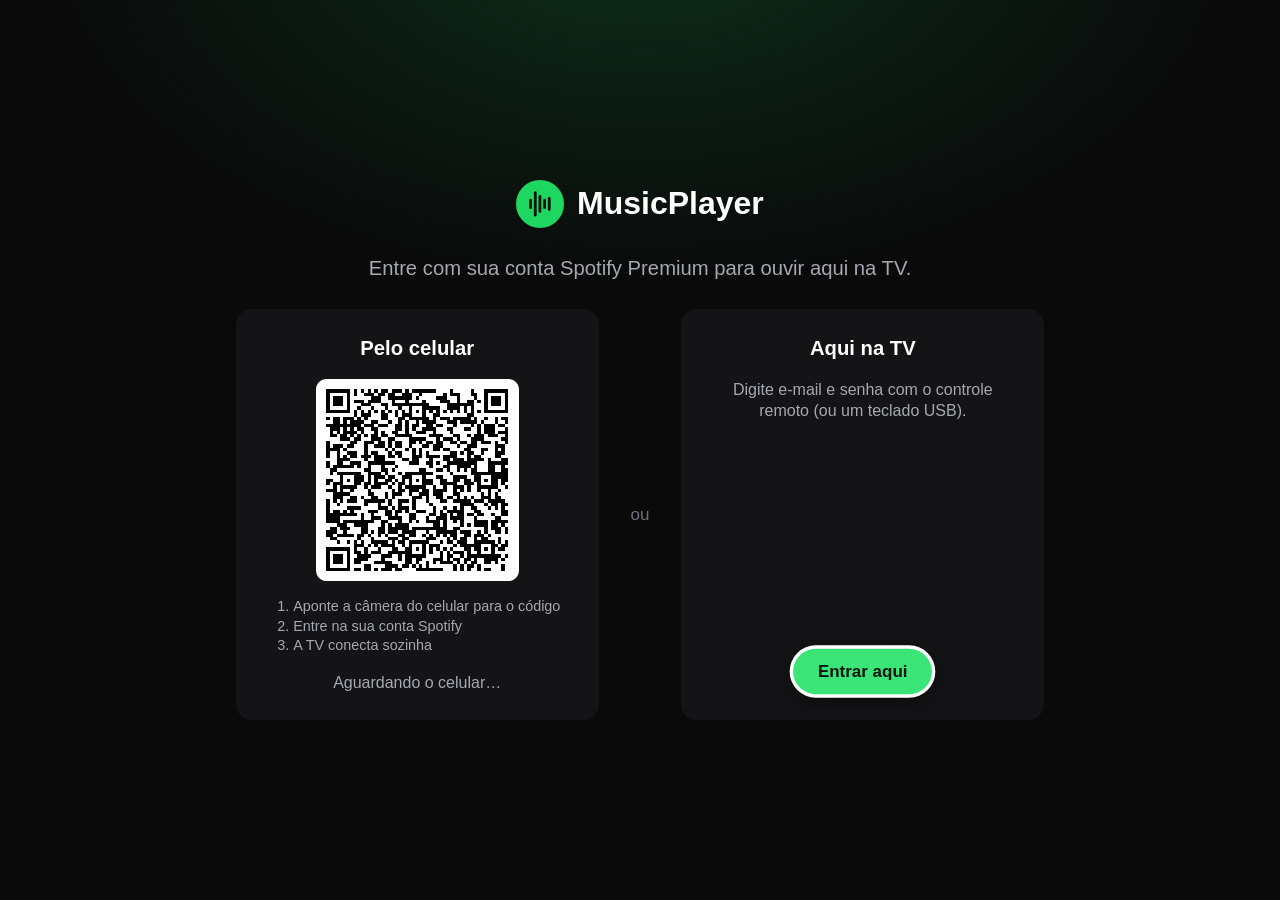
<file: index.html>
<!doctype html>
<html lang="pt-BR">
<head>
  <meta charset="utf-8">
  <meta name="viewport" content="width=device-width, initial-scale=1">
  <title>MusicPlayer</title>
  <link rel="icon" href="data:,">
  <link rel="preconnect" href="https://api.spotify.com">
  <link rel="preconnect" href="https://i.scdn.co">
  <link rel="preconnect" href="https://sdk.scdn.co">
  <link rel="preconnect" href="https://accounts.spotify.com">
  <link rel="stylesheet" href="css/app.css">
  <script src="vendor/qrcode.js" defer></script>
  <script type="module" src="js/app.js"></script>
</head>
<body>
  <div id="boot" class="boot"><div class="spinner"></div></div>

  <!-- Configuração pendente (sem Client ID) -->
  <section id="setup" class="screen setup" hidden>
    <div class="brand big"><span class="brand-mark" data-icon="waves"></span>MusicPlayer</div>
    <h1>Falta configurar o Client ID</h1>
    <ol class="setup-steps">
      <li>Crie um app em <b>developer.spotify.com/dashboard</b> marcando “Web API” e “Web Playback SDK”.</li>
      <li>Em <b>Redirect URIs</b>, cadastre exatamente: <code id="setup-redirect"></code></li>
      <li>Copie o <b>Client ID</b> para <code>js/config.js</code> e publique de novo.</li>
    </ol>
  </section>

  <!-- Login -->
  <section id="login" class="screen login" hidden>
    <div class="brand big"><span class="brand-mark" data-icon="waves"></span>MusicPlayer</div>
    <p class="login-lead">Entre com sua conta Spotify Premium para ouvir aqui na TV.</p>
    <div class="login-options">
      <div class="login-card">
        <h2>Pelo celular</h2>
        <div id="qr" class="qr"><div class="spinner"></div></div>
        <ol class="steps">
          <li>Aponte a câmera do celular para o código</li>
          <li>Entre na sua conta Spotify</li>
          <li>A TV conecta sozinha</li>
        </ol>
        <p id="pair-status" class="muted">Aguardando o celular…</p>
      </div>
      <div class="login-or">ou</div>
      <div class="login-card">
        <h2>Aqui na TV</h2>
        <p class="muted">Digite e-mail e senha com o controle remoto (ou um teclado USB).</p>
        <div class="btn primary" data-focus data-autofocus data-action="login-tv">Entrar aqui</div>
      </div>
    </div>
    <p id="login-error" class="login-error" hidden></p>
    <p id="login-diag" class="login-diag" hidden></p>
  </section>

  <!-- App -->
  <div id="app" class="app" hidden>
    <nav id="sidebar" class="sidebar" data-zone data-clip data-exits="right">
      <div class="brand"><span class="slot"><span class="brand-mark" data-icon="waves"></span></span><span class="label">MusicPlayer</span></div>
      <div class="nav-item" data-focus data-key="nav-home" data-action="nav" data-view="home"><span class="slot" data-icon="home" data-dual></span><span class="label">Início</span></div>
      <div class="nav-item" data-focus data-key="nav-search" data-action="nav" data-view="search"><span class="slot" data-icon="search" data-dual></span><span class="label">Buscar</span></div>
      <div class="nav-item" data-focus data-key="nav-library" data-action="nav" data-view="library"><span class="slot" data-icon="library" data-dual></span><span class="label">Biblioteca</span></div>
      <div class="nav-item" data-focus data-key="nav-podcasts" data-action="nav" data-view="podcasts"><span class="slot" data-icon="podcast" data-dual></span><span class="label">Podcasts</span></div>
      <div class="nav-item" data-focus data-key="nav-np" data-action="now-playing"><span class="slot" data-icon="nowPlaying" data-dual></span><span class="label">Tocando agora</span></div>
      <div class="nav-item" data-focus data-key="nav-devices" data-action="nav" data-view="devices"><span class="slot" data-icon="speaker" data-dual></span><span class="label">Dispositivos</span></div>

      <div class="sidebar-foot">
        <ul class="legend">
          <li><span class="slot"><i class="k-red"></i></span><span class="label">Tocando agora</span></li>
          <li><span class="slot"><i class="k-green"></i></span><span class="label">Buscar</span></li>
          <li><span class="slot"><i class="k-yellow"></i></span><span class="label">Biblioteca</span></li>
          <li><span class="slot"><i class="k-blue"></i></span><span class="label">Dispositivos</span></li>
        </ul>
        <div id="user-chip" class="user-chip"></div>
      </div>
    </nav>

    <main id="content" class="content" data-zone data-exits="left down"></main>

    <footer id="mini" class="mini empty" data-zone data-exits="up left">
      <div class="mini-track" data-focus data-key="mini-open" data-action="now-playing">
        <img id="mini-art" class="mini-art blank" alt="">
        <div class="mini-text"><div id="mini-title" class="mini-title"></div><div id="mini-artist" class="mini-artist"></div></div>
      </div>
      <div class="mini-center">
        <div class="mini-controls">
          <div class="cbtn" data-focus data-key="mini-prev" data-action="prev" data-icon="prev"></div>
          <div class="cbtn main" id="mini-toggle" data-focus data-key="mini-toggle" data-action="toggle"></div>
          <div class="cbtn" data-focus data-key="mini-next" data-action="next" data-icon="next"></div>
        </div>
        <div class="mini-progress"><span id="mini-pos">0:00</span><div class="bar"><div id="mini-bar" class="bar-fill"></div></div><span id="mini-dur">0:00</span></div>
      </div>
      <div id="mini-device" class="mini-device"></div>
    </footer>
  </div>

  <!-- Tocando agora (tela cheia) -->
  <section id="np" class="np" hidden>
    <img id="np-bg-art" class="np-bg-art" alt="">
    <div class="np-bg"></div>
    <div class="np-top"><div class="eyebrow" id="np-device"></div><div id="np-clock" class="np-clock"></div></div>
    <div class="np-main">
      <img id="np-art" class="np-art" alt="">
      <div class="np-info" data-zone data-exits="right">
        <div class="np-text">
          <h1 id="np-title" class="np-title"></h1>
          <div id="np-artist" class="np-artist np-link" data-focus data-key="np-artist" data-action="np-goto" data-target="artist"></div>
          <div id="np-album" class="np-album np-link" data-focus data-key="np-album" data-action="np-goto" data-target="album"></div>
        </div>
        <div class="np-progress" data-focus data-seek data-key="np-seek" data-action="seek">
          <div class="bar"><div id="np-bar" class="bar-fill"></div></div>
          <div class="np-times"><span id="np-pos">0:00</span><span id="np-dur">0:00</span></div>
        </div>
        <div class="np-controls">
          <div class="cbtn" id="np-shuffle" data-focus data-key="np-shuffle" data-action="shuffle" data-icon="shuffle"></div>
          <div class="cbtn" data-focus data-key="np-prev" data-action="prev" data-icon="prev"></div>
          <div class="cbtn main" id="np-toggle" data-focus data-autofocus data-key="np-toggle" data-action="toggle"></div>
          <div class="cbtn" data-focus data-key="np-next" data-action="next" data-icon="next"></div>
          <div class="cbtn" id="np-repeat" data-focus data-key="np-repeat" data-action="repeat"></div>
          <div class="cbtn" id="np-like" data-focus data-key="np-like" data-action="like"></div>
        </div>
        <div class="np-actions">
          <div class="np-actions-left">
            <div class="cbtn pill" id="np-back-btn" data-focus data-key="np-back" data-action="np-back"><span class="pill-ic" data-icon="back"></span><span>Voltar</span></div>
          </div>
          <div class="np-actions-right">
            <div class="vol" id="np-vol" hidden>
              <div class="cbtn" data-focus data-key="np-vol-down" data-action="vol-down" data-icon="volDown"></div>
              <span id="np-vol-val" class="vol-val"></span>
              <div class="cbtn" data-focus data-key="np-vol-up" data-action="vol-up" data-icon="volUp"></div>
            </div>
            <div class="cbtn pill" id="np-more-btn" data-focus data-key="np-more" data-action="np-more"><span class="pill-ic" data-icon="more"></span><span>Mais</span></div>
            <div class="cbtn pill" id="np-lyrics-btn" data-focus data-key="np-lyrics" data-action="lyrics"><span class="pill-ic" data-icon="lyrics"></span><span>Letra</span></div>
          </div>
        </div>
      </div>
      <aside class="np-queue" id="np-queue" data-zone data-exits="left" hidden>
        <div class="eyebrow">A seguir</div>
        <div id="np-queue-list" class="np-queue-list"></div>
      </aside>
      <div id="np-lyrics" class="np-lyrics" hidden>
        <div id="lyr-scroll" class="lyr-scroll"><div id="lyr-lines" class="lyr-lines"></div></div>
        <div class="lyr-credit">Letras: LRCLIB</div>
      </div>
    </div>
    <div class="np-hint">Na barra de progresso, ◀ ▶ volta/avança 10s · Voltar fecha</div>
  </section>

  <!-- Menu de ações (⋯ das faixas, "Mais" do player) -->
  <div id="menu" class="menu" hidden>
    <div class="menu-panel">
      <div class="menu-head">
        <div class="eyebrow" id="menu-eyebrow"></div>
        <div id="menu-title" class="menu-title"></div>
        <div id="menu-sub" class="menu-sub"></div>
      </div>
      <div id="menu-items" class="menu-items view-scroll"></div>
    </div>
  </div>

  <div id="dialog" class="dialog" hidden>
    <div class="dialog-box">
      <p id="dialog-text"></p>
      <div class="dialog-actions">
        <div class="btn primary" id="dialog-ok" data-focus data-autofocus data-action="dialog-ok"></div>
        <div class="btn" data-focus data-action="dialog-cancel">Cancelar</div>
      </div>
    </div>
  </div>

  <div id="toast" class="toast" role="status" hidden></div>
</body>
</html>
</file>
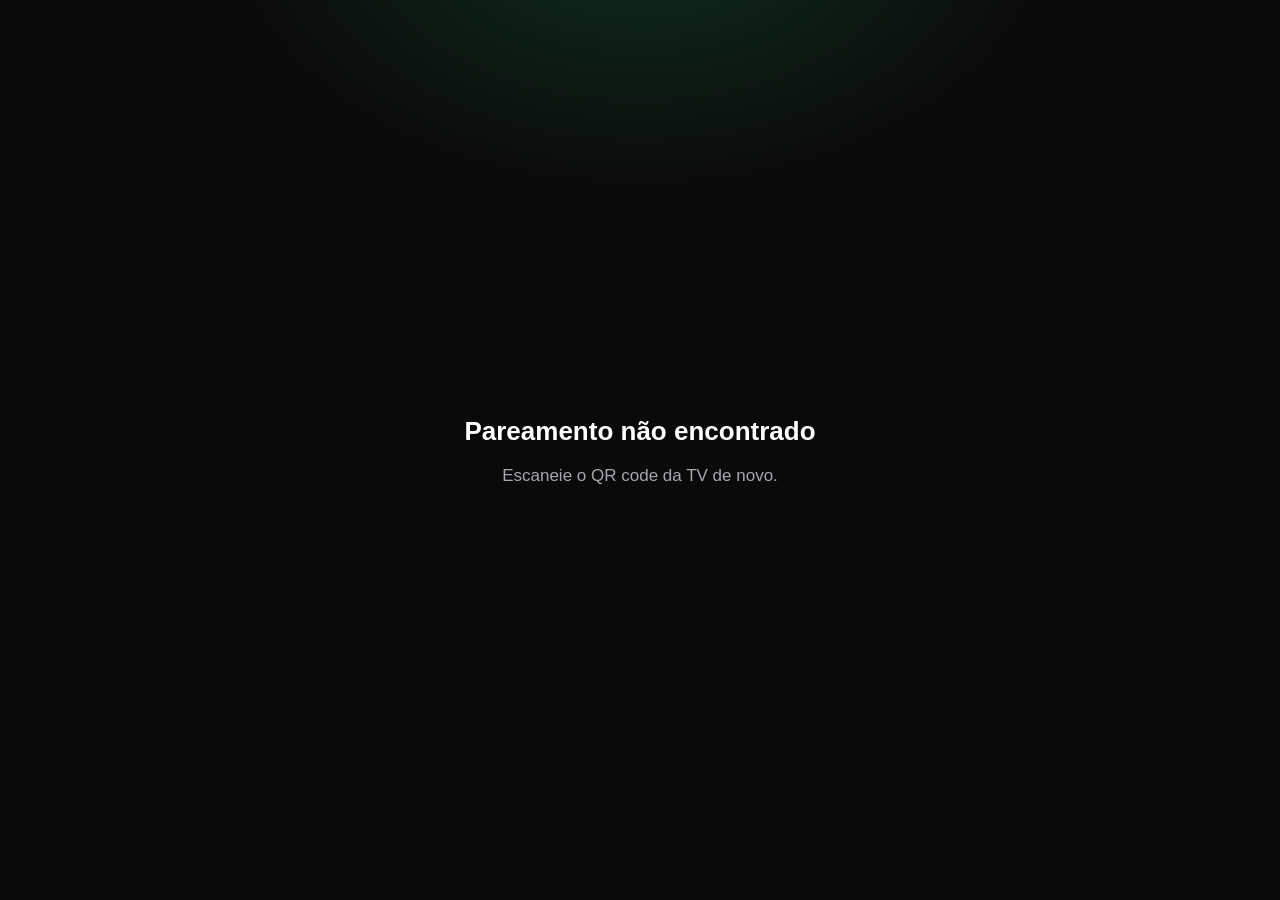
<file: callback.html>
<!doctype html>
<html lang="pt-BR">
<head>
  <meta charset="utf-8">
  <meta name="viewport" content="width=device-width, initial-scale=1">
  <title>Conectar TV</title>
  <link rel="stylesheet" href="css/phone.css">
</head>
<body>
  <main id="msg" class="phone">
    <h1>Só um instante…</h1>
  </main>
  <script type="module">
    import { handleCallback } from './js/phone.js';
    handleCallback();
  </script>
</body>
</html>
</file>
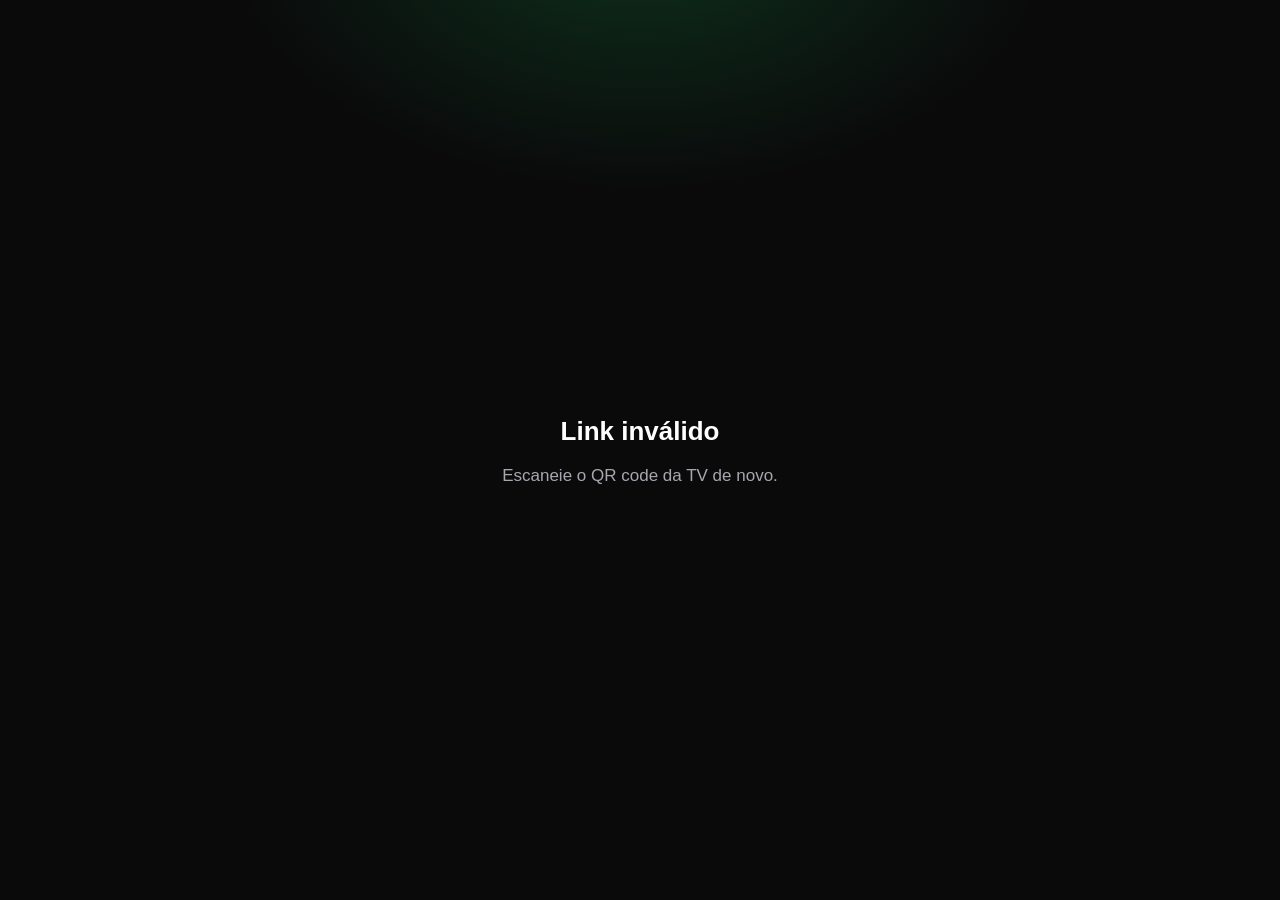
<file: pair.html>
<!doctype html>
<html lang="pt-BR">
<head>
  <meta charset="utf-8">
  <meta name="viewport" content="width=device-width, initial-scale=1">
  <title>Conectar TV</title>
  <link rel="stylesheet" href="css/phone.css">
</head>
<body>
  <main id="msg" class="phone">
    <h1>Conectando a TV…</h1>
    <p>Você vai para a página de login do Spotify.</p>
    <a id="go" class="phone-btn" href="#">Entrar com Spotify</a>
  </main>
  <script type="module">
    import { startPair } from './js/phone.js';
    startPair();
  </script>
</body>
</html>
</file>
<file: css/app.css>
/* 1rem = 16px em 1920 de largura; escala sozinho para 1280 (720p) */
:root {
  --bg: #0a0a0b;
  --surface: #141416;
  --surface-2: #1d1d20;
  --surface-3: #2a2a2f;
  --text: #ffffff;
  --muted: #a7a7b0;
  --faint: #6e6e78;
  --accent: #1ed760;
  --accent-ink: #03140a;
  --focus: #ffffff;
  --rail: 7rem;
  --sidebar: 19rem;
  --mini: 8rem;
  --np-rgb: 40, 40, 48;
  color-scheme: dark;
}

* { box-sizing: border-box; }
html { font-size: calc(100vw / 120); background: var(--bg); }
html, body { margin: 0; height: 100%; overflow: hidden; }
body {
  background: var(--bg);
  color: var(--text);
  font-family: "Inter", "Roboto", "Helvetica Neue", Arial, sans-serif;
  font-size: 1.5rem;
  line-height: 1.35;
  -webkit-font-smoothing: antialiased;
  user-select: none;
  cursor: default;
}
[hidden] { display: none !important; }
/* Navegando pelo controle: esconde o cursor do navegador da TV (onde ele respeita o CSS) */
html.kbd-mode, html.kbd-mode * { cursor: none !important; }
img { display: block; }
h1, h2, p { margin: 0; }
h1 { font-size: 3rem; font-weight: 800; letter-spacing: -0.02em; }
h2 { font-size: 1.9rem; font-weight: 700; }
.muted { color: var(--muted); }
.ic { width: 1.6em; height: 1.6em; fill: currentColor; flex: none; display: block; }

[data-focus] { scroll-margin: 3rem 4rem; transition: transform 140ms ease, background-color 140ms ease, color 140ms ease, box-shadow 140ms ease; }

/* ---- Boot / spinner ---- */
.boot { position: fixed; inset: 0; display: grid; place-items: center; }
.spinner {
  width: 4rem; height: 4rem; border-radius: 50%;
  border: 0.4rem solid var(--surface-3); border-top-color: var(--accent);
  animation: spin 0.9s linear infinite;
}
@keyframes spin { to { transform: rotate(360deg); } }
.loading { display: grid; place-items: center; min-height: 50vh; }

/* ---- Marca ---- */
.brand { display: flex; align-items: center; gap: 0.8rem; font-size: 1.6rem; font-weight: 800; padding: 0 0 2rem; }
.brand-mark { display: grid; place-items: center; width: 2.6rem; height: 2.6rem; border-radius: 50%; background: var(--accent); color: var(--accent-ink); }
.brand-mark .ic { width: 1.6rem; height: 1.6rem; }
.brand.big { font-size: 3rem; padding: 0; gap: 1.2rem; }
.brand.big .brand-mark { width: 4.5rem; height: 4.5rem; }
.brand.big .brand-mark .ic { width: 2.8rem; height: 2.8rem; }

/* ---- Botões ---- */
.btn {
  display: inline-flex; align-items: center; justify-content: center; gap: 0.7rem;
  padding: 1rem 2.2rem; border-radius: 999px;
  background: var(--surface-3); color: var(--text);
  font-size: 1.5rem; font-weight: 700; white-space: nowrap;
}
.btn .ic { width: 1.9rem; height: 1.9rem; }
.btn.primary { background: var(--accent); color: var(--accent-ink); }
.btn.is-focused { background: var(--focus); color: #000; transform: scale(1.06); box-shadow: 0 0.6rem 2rem rgba(0,0,0,0.5); }
.btn.primary.is-focused { background: #3be477; color: var(--accent-ink); box-shadow: 0 0 0 0.3rem var(--focus), 0 0.6rem 2rem rgba(0,0,0,0.5); }

/* ---- Telas de login/setup ---- */
.screen {
  position: fixed; inset: 0; display: flex; flex-direction: column; align-items: center; justify-content: center;
  gap: 2.5rem; padding: 4rem;
  background: radial-gradient(80rem 50rem at 50% -10%, rgba(30, 215, 96, 0.18), transparent 70%), var(--bg);
}
.login-lead { font-size: 1.9rem; color: var(--muted); }
.login-options { display: flex; align-items: stretch; gap: 3rem; }
.login-card {
  width: 34rem; padding: 2.5rem; border-radius: 1.5rem; background: var(--surface);
  display: flex; flex-direction: column; align-items: center; gap: 1.5rem; text-align: center;
}
.login-card .btn { margin-top: auto; }
.login-or { align-self: center; color: var(--faint); font-size: 1.6rem; }
.qr { width: 19rem; height: 19rem; display: grid; place-items: center; border-radius: 1rem; background: var(--surface-2); overflow: hidden; }
.qr svg { width: 100%; height: 100%; display: block; }
.qr-note { padding: 1.5rem; color: var(--muted); font-size: 1.3rem; }
.steps { margin: 0; padding-left: 1.8rem; text-align: left; color: var(--muted); font-size: 1.35rem; }
.login-error { color: #ff8a8a; font-size: 1.5rem; }
.login-diag { max-width: 90rem; color: var(--faint); font-size: 1.1rem; text-align: center; word-break: break-all; }
.setup h1 { font-size: 2.6rem; }
.setup-steps { max-width: 70rem; font-size: 1.6rem; line-height: 1.6; color: var(--muted); }
.setup-steps b { color: var(--text); }
code { font-family: ui-monospace, Menlo, monospace; font-size: 0.9em; background: var(--surface-3); padding: 0.15em 0.5em; border-radius: 0.4em; color: var(--text); word-break: break-all; }

/* ---- Layout do app ---- */
.app {
  position: fixed; inset: 0; display: grid;
  grid-template-columns: var(--rail) minmax(0, 1fr);
  grid-template-rows: minmax(0, 1fr) var(--mini);
}
.sidebar {
  grid-column: 1; grid-row: 1 / 3; position: relative; z-index: 30; width: var(--rail); overflow: hidden;
  display: flex; flex-direction: column; gap: 0.4rem;
  padding: 2.5rem 1.2rem 2rem; background: #000;
  transition: width 220ms ease, box-shadow 220ms ease;
}
.app.nav-open .sidebar { width: var(--sidebar); box-shadow: 3rem 0 6rem rgba(0,0,0,0.85); }
.sidebar .label { opacity: 0; transition: opacity 140ms ease; white-space: nowrap; }
.app.nav-open .sidebar .label { opacity: 1; transition-delay: 70ms; }
.sidebar > .nav-item, .sidebar > .brand { width: calc(var(--sidebar) - 2.4rem); flex: none; }
.content::after {
  content: ''; position: absolute; inset: 0; z-index: 5; pointer-events: none;
  background: rgba(0,0,0,0.5); opacity: 0; transition: opacity 220ms ease;
}
.app.nav-open .content::after { opacity: 1; }
/* Coluna fixa de ícones: tudo no menu (marca, itens, teclas, avatar) centraliza nela,
   então fica alinhado tanto recolhido quanto aberto. */
.sidebar { --slot: calc(var(--rail) - 2.4rem); }
.sidebar .slot { width: var(--slot); flex: none; display: flex; align-items: center; justify-content: center; }
.sidebar .brand, .nav-item, .legend li, .user-chip { gap: 0.3rem; }
.nav-item {
  display: flex; align-items: center; white-space: nowrap; padding: 0.95rem 0; border-radius: 0.8rem;
  color: var(--muted); font-size: 1.45rem; font-weight: 700;
}
.nav-item .ic { width: 2.3rem; height: 2.3rem; }
.nav-item .ic-on, .nav-item.active .ic-off, .nav-item.is-focused .ic-off { display: none; }
.nav-item.active .ic-on, .nav-item.is-focused .ic-on { display: block; }
.nav-item.active { color: var(--text); }
.nav-item.active .ic { color: var(--accent); }
.nav-item.is-focused { background: var(--focus); color: #000; transform: scale(1.03); }
.nav-item.is-focused .ic { color: #000; }
.sidebar-foot { margin-top: auto; display: flex; flex-direction: column; gap: 1.6rem; }
.legend { list-style: none; margin: 0; padding: 0; display: grid; gap: 0.6rem; font-size: 1.05rem; color: var(--faint); }
.legend li { display: flex; align-items: center; }
.legend i { display: block; width: 1.5rem; height: 0.9rem; border-radius: 0.45rem; }
.k-red { background: #e5383b; } .k-green { background: #2fbf4a; } .k-yellow { background: #f2c230; } .k-blue { background: #3478f6; }
.user-chip { display: flex; align-items: center; font-size: 1.2rem; color: var(--muted); min-height: 2.8rem; }
.user-chip img, .user-chip .ic { width: 2.8rem; height: 2.8rem; border-radius: 50%; object-fit: cover; }
.user-chip .ic { padding: 0.5rem; background: var(--surface-3); }
.user-chip .label { overflow: hidden; text-overflow: ellipsis; white-space: nowrap; }

.content { position: relative; overflow: hidden; }
.view { position: absolute; inset: 0; overflow-x: hidden; overflow-y: auto; padding: 2.8rem 3.5rem 4rem 3rem; scrollbar-width: none; }
.view::-webkit-scrollbar, .row-track::-webkit-scrollbar, .search-results::-webkit-scrollbar { display: none; }
.view > h1 { margin-bottom: 2rem; }
.view { animation: view-in 260ms ease-out both; }
@keyframes view-in { from { opacity: 0; transform: translateY(1rem); } to { opacity: 1; transform: none; } }
.card-art img, .hero-art img, .track-art img, .home-hero-art img, .q-item img { opacity: 0; transition: opacity 350ms ease; }
img.loaded { opacity: 1; }
img.broken { visibility: hidden; }
.greeting { font-size: 3.2rem; margin-bottom: 1.6rem; }
.home-hero {
  --hero-rgb: 60, 60, 70;
  position: relative; display: flex; align-items: center; gap: 3rem; min-height: 22rem;
  padding: 2.5rem; margin-bottom: 3rem; border-radius: 1.5rem; overflow: hidden; background: var(--surface);
}
.home-hero-bg {
  position: absolute; inset: 0;
  background:
    linear-gradient(105deg, rgba(var(--hero-rgb), 0.9), rgba(var(--hero-rgb), 0.35) 55%, rgba(var(--hero-rgb), 0.1)),
    linear-gradient(0deg, rgba(0,0,0,0.35), transparent 60%);
}
.home-hero-art { position: relative; width: 17rem; height: 17rem; flex: none; border-radius: 0.8rem; overflow: hidden; background: var(--surface-2); box-shadow: 0 1.5rem 3.5rem rgba(0,0,0,0.5); }
.home-hero-art img { width: 100%; height: 100%; object-fit: cover; }
.home-hero-info { position: relative; min-width: 0; display: flex; flex-direction: column; gap: 0.5rem; }
.home-hero .eyebrow { color: rgba(255,255,255,0.8); }
.home-hero-title { font-size: 3.4rem; font-weight: 800; line-height: 1.05; letter-spacing: -0.02em; display: -webkit-box; -webkit-line-clamp: 2; -webkit-box-orient: vertical; overflow: hidden; }
.home-hero-sub { font-size: 1.5rem; color: rgba(255,255,255,0.85); overflow: hidden; text-overflow: ellipsis; white-space: nowrap; }
.home-hero .hero-actions { margin-top: 1rem; }
.row h2, .section h2 { letter-spacing: -0.01em; }
.tops { margin-bottom: 1rem; }
.tops-head { display: flex; align-items: center; gap: 2rem; margin-bottom: 1.2rem; }
.chips { display: flex; gap: 0.8rem; }
.chip { padding: 0.55rem 1.4rem; border-radius: 999px; background: var(--surface-3); font-size: 1.2rem; font-weight: 700; color: var(--muted); }
.chip.on { background: var(--text); color: #000; }
.chip.is-focused { box-shadow: 0 0 0 0.25rem var(--accent); transform: scale(1.06); color: #000; background: var(--text); }
.btn.save-btn.on { color: var(--accent); }
.btn.save-btn.on.is-focused { color: #000; }
.lead { color: var(--muted); font-size: 1.6rem; margin: -1rem 0 2.2rem; }
.note { color: var(--muted); font-size: 1.4rem; padding: 1.5rem 0; max-width: 70rem; }
.empty-state { display: flex; flex-direction: column; align-items: flex-start; gap: 1.5rem; color: var(--muted); font-size: 1.6rem; padding: 4rem 0; max-width: 60rem; }

/* ---- Fileiras e grades de cards ---- */
.row { margin-bottom: 2.2rem; }
.row h2, .section h2 { margin-bottom: 0.4rem; }
.section { margin: 2.5rem 0 1rem; }
.row-track {
  display: flex; gap: 1.6rem; overflow-x: auto; overflow-y: hidden; scrollbar-width: none;
  padding: 1rem 1rem 1rem 0.6rem; margin: 0 -1rem 0 -0.6rem;
}
.grid { display: grid; grid-template-columns: repeat(auto-fill, 13.5rem); gap: 1.6rem 1.6rem; padding: 1rem 0.6rem; margin: 0 -0.6rem; }

.card { flex: none; width: 13.5rem; scroll-margin: 6rem 4rem 3rem; }
.card-art {
  position: relative; aspect-ratio: 1; border-radius: 0.6rem; overflow: hidden; background: var(--surface-2);
  box-shadow: 0 0.5rem 1.5rem rgba(0,0,0,0.4); transition: box-shadow 140ms ease;
}
.card-art img { width: 100%; height: 100%; object-fit: cover; }
.card.round .card-art { border-radius: 50%; }
.card-title { margin-top: 0.8rem; font-size: 1.35rem; font-weight: 700; overflow: hidden; text-overflow: ellipsis; white-space: nowrap; }
.card-sub { font-size: 1.15rem; color: var(--muted); overflow: hidden; text-overflow: ellipsis; white-space: nowrap; }
.card.is-focused { transform: scale(1.07); }
.card.is-focused .card-art { box-shadow: 0 0 0 0.3rem var(--focus), 0 1rem 2.5rem rgba(0,0,0,0.6); }
.card.round.is-focused .card-title { text-align: center; }
.card.round .card-title, .card.round .card-sub { text-align: center; }
.card-badge {
  position: absolute; right: 0.7rem; bottom: 0.7rem; width: 2.8rem; height: 2.8rem; border-radius: 50%;
  background: var(--accent); display: none; align-items: center; justify-content: center;
  box-shadow: 0 0.4rem 1rem rgba(0,0,0,0.5);
}
.card.is-playing .card-badge { display: flex; }
.card-badge .eq { display: inline-flex; height: 1.2rem; }
.card-badge .eq i { background: var(--accent-ink); }
.card.paused .eq i { animation-play-state: paused; }
.card.is-playing .card-title { color: var(--accent); }
.art-ph { width: 100%; height: 100%; display: grid; place-items: center; color: var(--faint); background: var(--surface-2); }
.art-ph .ic { width: 40%; height: 40%; }
.liked-art {
  width: 100%; height: 100%; display: grid; place-items: center; color: #fff;
  background: linear-gradient(135deg, #4b2bdb, #8f9be8);
}
.liked-art .ic { width: 42%; height: 42%; }

/* ---- Esqueletos ---- */
.sk { position: relative; overflow: hidden; background: var(--surface-2); border-radius: 0.5rem; }
.sk::after {
  content: ''; position: absolute; inset: 0; transform: translateX(-100%);
  background: linear-gradient(90deg, transparent, rgba(255,255,255,0.07), transparent);
  animation: shimmer 1.3s ease-in-out infinite;
}
@keyframes shimmer { to { transform: translateX(100%); } }
.sk-line { height: 1.1rem; width: 80%; margin-top: 0.8rem; }
.sk-line.short { width: 45%; }
.sk-title { height: 1.9rem; width: 18rem; margin: 0.4rem 0 0.6rem; }
.sk-h1 { height: 3.4rem; width: 30rem; }
.sk-h1.greet { margin-bottom: 1.6rem; }
.sk-btn { width: 11rem; height: 3.8rem; border-radius: 999px; }
.sk-hero { min-height: 22rem; }
.sk-card .card-art { box-shadow: none; }
.is-skeleton .row-track { overflow: hidden; }
.is-skeleton .hero-info { flex: 1; gap: 1rem; }

/* ---- Cabeçalho de playlist/álbum/artista ---- */
.hero { display: flex; align-items: flex-end; gap: 3rem; margin-bottom: 2.5rem; }
.hero-art { width: 19rem; height: 19rem; flex: none; border-radius: 0.8rem; overflow: hidden; box-shadow: 0 1.5rem 4rem rgba(0,0,0,0.6); background: var(--surface-2); }
.hero-art img { width: 100%; height: 100%; object-fit: cover; }
.hero-art.round { border-radius: 50%; }
.hero-info { min-width: 0; display: flex; flex-direction: column; gap: 0.6rem; }
.eyebrow { font-size: 1.15rem; font-weight: 700; letter-spacing: 0.12em; text-transform: uppercase; color: var(--muted); }
.hero h1 { font-size: 4rem; line-height: 1.05; display: -webkit-box; -webkit-line-clamp: 2; -webkit-box-orient: vertical; overflow: hidden; }
.hero-desc { color: var(--muted); font-size: 1.35rem; display: -webkit-box; -webkit-line-clamp: 2; -webkit-box-orient: vertical; overflow: hidden; max-width: 70rem; }
.hero-meta { color: var(--muted); font-size: 1.35rem; }
.hero-actions { display: flex; gap: 1.2rem; margin-top: 1.2rem; flex-wrap: wrap; }

/* ---- Lista de faixas ---- */
.tracks { display: flex; flex-direction: column; gap: 0.2rem; }
.track-row { display: flex; align-items: center; gap: 0.6rem; }
.track-row > .track { flex: 1; min-width: 0; }
.track-more { width: 4rem; height: 4rem; flex: none; display: grid; place-items: center; border-radius: 50%; color: var(--faint); scroll-margin: 6rem 0 4rem; }
.track-more .ic { width: 2.2rem; height: 2.2rem; }
.track-more.is-focused { background: var(--focus); color: #000; transform: scale(1.08); }
.track-row > .track.episode:has(.track-art) { grid-template-columns: 4rem minmax(0, 1fr) 7rem; }
.track-row > .track.episode:not(:has(.track-art)) { grid-template-columns: 3.5rem minmax(0, 1fr) 7rem; }
.ep-progress { height: 0.3rem; margin-top: 0.5rem; max-width: 22rem; border-radius: 1rem; background: rgba(255,255,255,0.15); overflow: hidden; }
.ep-progress i { display: block; height: 100%; background: var(--accent); }
.track.is-focused .ep-progress { background: rgba(0,0,0,0.15); }
.track {
  display: grid; grid-template-columns: 3.5rem 4rem minmax(0, 1fr) minmax(0, 0.7fr) 5rem; align-items: center; gap: 1.2rem;
  padding: 0.6rem 1.2rem; border-radius: 0.6rem; scroll-margin: 6rem 0 4rem;
}
.track:not(:has(.track-art)) { grid-template-columns: 3.5rem minmax(0, 1fr) 5rem; }
.track:has(.track-art):not(:has(.track-album)) { grid-template-columns: 3.5rem 4rem minmax(0, 1fr) 5rem; }
.track-num { color: var(--muted); font-size: 1.3rem; text-align: right; font-variant-numeric: tabular-nums; }
.track-art { width: 4rem; height: 4rem; border-radius: 0.35rem; overflow: hidden; background: var(--surface-2); }
.track-art img { width: 100%; height: 100%; object-fit: cover; }
.track-main { min-width: 0; }
.track-title { font-size: 1.45rem; font-weight: 600; overflow: hidden; text-overflow: ellipsis; white-space: nowrap; }
.track-artist, .track-album { font-size: 1.2rem; color: var(--muted); overflow: hidden; text-overflow: ellipsis; white-space: nowrap; }
.track-dur { font-size: 1.25rem; color: var(--muted); text-align: right; font-variant-numeric: tabular-nums; }
.pop { display: inline-block; width: 4rem; height: 0.35rem; margin-left: 1rem; vertical-align: 0.2em; border-radius: 1rem; background: rgba(255,255,255,0.15); overflow: hidden; }
.pop i { display: block; height: 100%; border-radius: 1rem; background: var(--muted); }
.track.is-focused .pop { background: rgba(0,0,0,0.15); }
.track.is-focused .pop i { background: #333; }
.explicit { display: inline-block; font-size: 0.8rem; font-weight: 800; background: var(--muted); color: #000; border-radius: 0.2rem; padding: 0 0.35rem; margin-right: 0.5rem; vertical-align: 0.15em; }
.track.is-focused { background: var(--focus); color: #000; transform: scale(1.01); }
.track.is-focused .track-num, .track.is-focused .track-artist, .track.is-focused .track-album, .track.is-focused .track-dur { color: #333; }
.track.is-playing .track-title { color: var(--accent); }
.track.is-playing.is-focused .track-title { color: #0a7a33; }
.eq { display: none; height: 1.3rem; gap: 0.18rem; align-items: flex-end; justify-content: flex-end; }
.eq i { width: 0.25rem; height: 100%; background: var(--accent); transform-origin: bottom; animation: eq 0.9s ease-in-out infinite; }
.eq i:nth-child(2) { animation-delay: -0.3s; } .eq i:nth-child(3) { animation-delay: -0.6s; }
.track.is-playing .eq { display: inline-flex; }
.track.is-playing .track-num > span:first-child { display: none; }
.track.paused .eq i { animation-play-state: paused; }
@keyframes eq { 0%, 100% { transform: scaleY(0.3); } 50% { transform: scaleY(1); } }
.btn.more { align-self: flex-start; margin: 1.5rem 0 0 1rem; }

/* ---- Busca ---- */
.search-view { display: grid; grid-template-columns: 31rem minmax(0, 1fr); gap: 3rem; overflow: hidden; }
.search-left { display: flex; flex-direction: column; gap: 1.5rem; }
.search-box {
  display: flex; align-items: center; gap: 0.8rem; height: 4.5rem; padding: 0 1.4rem;
  border-radius: 0.8rem; background: var(--surface-2); font-size: 1.7rem; font-weight: 600; overflow: hidden; white-space: nowrap;
}
.search-box .ic { color: var(--muted); width: 2.1rem; height: 2.1rem; }
.caret { width: 0.15rem; height: 2rem; background: var(--accent); animation: blink 1s steps(1) infinite; flex: none; margin-left: -0.5rem; }
@keyframes blink { 50% { opacity: 0; } }
.kbd { display: grid; grid-template-columns: repeat(6, 1fr); gap: 0.55rem; }
.key {
  height: 4.4rem; display: grid; place-items: center; border-radius: 0.6rem;
  background: var(--surface-2); font-size: 1.7rem; font-weight: 600; text-transform: uppercase;
}
.key .ic { width: 2rem; height: 2rem; }
.key.wide2 { grid-column: span 2; font-size: 1.25rem; text-transform: none; }
.key.wide3 { grid-column: span 3; font-size: 1.25rem; text-transform: none; }
.key.is-focused { background: var(--focus); color: #000; transform: scale(1.08); }
.hint { font-size: 1.1rem; color: var(--faint); }
.search-results { position: relative; overflow-y: auto; overflow-x: hidden; scrollbar-width: none; padding-bottom: 3rem; margin-right: -1rem; padding-right: 1rem; }
.search-results .section:first-child { margin-top: 0; }

/* ---- Dispositivos ---- */
.devices { display: grid; grid-template-columns: repeat(auto-fill, minmax(26rem, 1fr)); gap: 1.2rem; }
.device { display: flex; align-items: center; gap: 1.2rem; padding: 1.4rem 1.6rem; border-radius: 1rem; background: var(--surface-2); }
.device .ic { width: 2.6rem; height: 2.6rem; color: var(--muted); }
.device-name { font-size: 1.5rem; font-weight: 700; }
.device-sub { font-size: 1.15rem; color: var(--muted); }
.device.active { box-shadow: inset 0 0 0 0.2rem var(--accent); }
.device.active .ic { color: var(--accent); }
.device.disabled { opacity: 0.55; }
.device.is-focused { background: var(--focus); color: #000; transform: scale(1.03); opacity: 1; }
.device.is-focused .ic, .device.is-focused .device-sub { color: #333; }
.actions-row { display: flex; gap: 1.2rem; margin: 2.2rem 0 3rem; }
.diag { display: grid; grid-template-columns: 16rem minmax(0, 1fr); gap: 0.6rem 1.5rem; font-size: 1.2rem; margin: 1rem 0 0; }
.diag dt { color: var(--muted); }
.diag dd { margin: 0; word-break: break-word; }

/* ---- Mini player ---- */
.mini {
  grid-column: 2; display: grid; grid-template-columns: minmax(0, 1fr) auto minmax(0, 1fr); align-items: center; gap: 2rem;
  padding: 0 3rem; background: var(--surface); border-top: 1px solid #222;
}
.mini-track { display: flex; align-items: center; gap: 1.2rem; min-width: 0; padding: 0.5rem; border-radius: 0.7rem; justify-self: start; max-width: 100%; }
.mini-track.is-focused { background: var(--surface-3); box-shadow: 0 0 0 0.25rem var(--focus); }
.mini-art { width: 5rem; height: 5rem; border-radius: 0.4rem; object-fit: cover; background: var(--surface-2); flex: none; }
.mini-text { min-width: 0; }
.mini-title { font-size: 1.4rem; font-weight: 700; overflow: hidden; text-overflow: ellipsis; white-space: nowrap; }
.mini-artist { font-size: 1.15rem; color: var(--muted); overflow: hidden; text-overflow: ellipsis; white-space: nowrap; }
.mini-center { display: flex; flex-direction: column; align-items: center; gap: 0.5rem; width: 40rem; }
.mini-controls { display: flex; align-items: center; gap: 1.2rem; }
.mini-progress { display: flex; align-items: center; gap: 1rem; width: 100%; font-size: 1rem; color: var(--muted); font-variant-numeric: tabular-nums; }
.mini-progress .bar { flex: 1; }
.mini-device { justify-self: end; display: flex; align-items: center; gap: 0.6rem; font-size: 1.15rem; color: var(--accent); min-width: 0; }
.mini-device .ic { width: 1.6rem; height: 1.6rem; }
.mini-device span { overflow: hidden; text-overflow: ellipsis; white-space: nowrap; }
.mini.empty .mini-center { opacity: 0.4; }

.bar { height: 0.35rem; border-radius: 1rem; background: rgba(255,255,255,0.18); overflow: hidden; }
.bar-fill { height: 100%; background: var(--text); transform-origin: left; transform: scaleX(0); transition: transform 500ms linear; }

.cbtn { width: 3.6rem; height: 3.6rem; display: grid; place-items: center; border-radius: 50%; color: var(--text); }
.cbtn .ic { width: 2.2rem; height: 2.2rem; }
.cbtn.main { background: var(--text); color: #000; }
.cbtn.is-focused { background: var(--surface-3); box-shadow: 0 0 0 0.25rem var(--focus); transform: scale(1.12); }
.cbtn.main.is-focused { background: var(--accent); color: var(--accent-ink); }
.cbtn.on { color: var(--accent); }
.cbtn.disabled { opacity: 0.4; }

/* ---- Tocando agora ---- */
.np { position: fixed; inset: 0; z-index: 50; display: flex; flex-direction: column; justify-content: center; overflow: hidden; background: #050505; }
.np-bg-art {
  position: absolute; left: -10%; top: -10%; width: 120%; height: 120%; object-fit: cover;
  filter: blur(5rem) saturate(1.6); opacity: 0.55; transition: opacity 600ms ease;
  /* Camada própria: o desfoque é calculado uma vez por capa, não a cada quadro da barra/letra */
  will-change: transform; transform: translateZ(0);
}
.np-bg {
  position: absolute; inset: 0;
  background:
    radial-gradient(90rem 60rem at 25% 40%, rgba(var(--np-rgb), 0.45), transparent 70%),
    linear-gradient(180deg, rgba(0,0,0,0.1), rgba(0,0,0,0.7) 90%);
  box-shadow: inset 0 0 18rem rgba(var(--np-rgb), 0.5);
}
.np-top { position: absolute; top: 2.8rem; left: 6rem; right: 6rem; display: flex; align-items: center; justify-content: space-between; }
.np-top .eyebrow { display: flex; align-items: center; gap: 0.7rem; color: rgba(255,255,255,0.8); }
.np-top .eyebrow .ic { width: 1.6rem; height: 1.6rem; color: var(--accent); }
.np-clock { font-size: 2.2rem; font-weight: 600; font-variant-numeric: tabular-nums; color: rgba(255,255,255,0.9); }
.np-main { position: relative; display: flex; align-items: center; gap: 4.5rem; padding: 0 6rem; }
.np-art { width: 32rem; height: 32rem; flex: none; border-radius: 1rem; object-fit: cover; background: var(--surface-2); box-shadow: 0 2.5rem 6rem rgba(0,0,0,0.6); }
.np-info { flex: 1; min-width: 0; display: flex; flex-direction: column; gap: 0.6rem; }
.np-text { display: flex; flex-direction: column; gap: 0.5rem; }
.np-title { font-size: 4.2rem; line-height: 1.05; display: -webkit-box; -webkit-line-clamp: 2; -webkit-box-orient: vertical; overflow: hidden; }
.np-artist { font-size: 2.1rem; font-weight: 600; overflow: hidden; text-overflow: ellipsis; white-space: nowrap; }
/* Artista e álbum no player são "links" focáveis: o foco abraça só o texto */
.np-link { align-self: flex-start; max-width: 100%; padding: 0.1rem 0.7rem; margin-left: -0.7rem; border-radius: 0.6rem; }
.np-link.is-focused { background: rgba(255,255,255,0.14); box-shadow: 0 0 0 0.25rem var(--focus); color: #fff; }
.np-album { font-size: 1.5rem; color: rgba(255,255,255,0.65); overflow: hidden; text-overflow: ellipsis; white-space: nowrap; }
.swap { animation: swap-in 500ms ease-out both; }
@keyframes swap-in { from { opacity: 0; transform: translateY(1.2rem); } to { opacity: 1; transform: none; } }
.np-progress { margin-top: 2.2rem; padding: 1rem; margin-left: -1rem; margin-right: -1rem; border-radius: 0.8rem; }
.np-progress .bar { height: 0.5rem; transition: height 140ms ease; }
.np-progress.is-focused { background: rgba(255,255,255,0.08); box-shadow: 0 0 0 0.25rem var(--focus); }
.np-progress.is-focused .bar { height: 0.9rem; }
.np-times { display: flex; justify-content: space-between; margin-top: 0.6rem; font-size: 1.3rem; color: rgba(255,255,255,0.75); font-variant-numeric: tabular-nums; }
.np-controls { display: flex; align-items: center; gap: 1.6rem; margin-top: 1.2rem; }
.np-controls .cbtn { width: 5rem; height: 5rem; }
.np-controls .cbtn .ic { width: 2.8rem; height: 2.8rem; }
.np-controls .cbtn.main { width: 7rem; height: 7rem; }
.np-controls .cbtn.main .ic { width: 3.6rem; height: 3.6rem; }
.np-actions { display: flex; align-items: center; gap: 1rem; margin-top: 1.4rem; }
.np-actions-left, .np-actions-right { display: flex; align-items: center; gap: 1rem; }
.vol { display: flex; align-items: center; gap: 0.3rem; padding: 0 0.4rem; height: 4.2rem; border-radius: 999px; background: rgba(255,255,255,0.12); }
.vol .cbtn { width: 3.4rem; height: 3.4rem; }
.vol .cbtn .ic { width: 2rem; height: 2rem; }
.vol .cbtn.is-focused { background: var(--focus); color: #000; box-shadow: none; transform: scale(1.08); }
.vol-val { min-width: 3.6rem; text-align: center; font-size: 1.25rem; font-weight: 700; font-variant-numeric: tabular-nums; }
.cbtn.pill {
  width: auto; height: 4.2rem; display: flex; gap: 0.6rem; padding: 0 1.6rem 0 1.3rem; border-radius: 999px;
  background: rgba(255,255,255,0.12); font-size: 1.3rem; font-weight: 700;
}
.cbtn.pill .pill-ic { display: flex; }
.cbtn.pill .ic { width: 2.2rem; height: 2.2rem; }
.cbtn.pill.is-focused { background: var(--focus); color: #000; }
.np-queue {
  width: 27rem; flex: none; align-self: center; display: flex; flex-direction: column; gap: 0.9rem;
  padding: 1.6rem; border-radius: 1.2rem; background: rgba(0,0,0,0.28);
}
.np-queue-list { display: flex; flex-direction: column; gap: 0.3rem; }
.q-item { display: flex; align-items: center; gap: 1rem; padding: 0.6rem; border-radius: 0.7rem; }
.q-item img, .q-ph { width: 4.2rem; height: 4.2rem; flex: none; border-radius: 0.35rem; object-fit: cover; background: var(--surface-2); }
.q-text { min-width: 0; }
.q-title { font-size: 1.25rem; font-weight: 700; overflow: hidden; text-overflow: ellipsis; white-space: nowrap; }
.q-artist { font-size: 1.05rem; color: rgba(255,255,255,0.65); overflow: hidden; text-overflow: ellipsis; white-space: nowrap; }
.q-item.is-focused { background: var(--focus); color: #000; transform: scale(1.03); }
.q-item.is-focused .q-artist { color: #333; }
.np-hint { position: absolute; bottom: 2.5rem; left: 0; right: 0; text-align: center; font-size: 1.15rem; color: rgba(255,255,255,0.45); }

/* ---- Letra ----
   Modo letra reorganiza o "Tocando agora": capa + letra (mesma altura) em cima,
   título, progresso e controles embaixo. */
.np.lyrics-open .np-main {
  display: grid; grid-template-columns: 26rem minmax(0, 1fr); grid-template-areas: "art lyrics" "info info";
  column-gap: 5rem; row-gap: 2.6rem; align-items: center;
}
.np.lyrics-open .np-art { grid-area: art; width: 26rem; height: 26rem; }
.np.lyrics-open .np-lyrics { grid-area: lyrics; }
.np.lyrics-open .np-queue, .np.lyrics-open .np-hint, .np.lyrics-open .np-album { display: none; }
.np.lyrics-open .np-info {
  grid-area: info; display: grid; grid-template-columns: minmax(0, 1fr) auto minmax(0, 1fr);
  grid-template-areas: "text text text" "progress progress progress" "back controls actions";
  align-items: center; column-gap: 2rem; row-gap: 0.2rem;
}
.np.lyrics-open .np-text { grid-area: text; flex-direction: row; align-items: baseline; gap: 1.2rem; min-width: 0; }
.np.lyrics-open .np-title { font-size: 2.6rem; -webkit-line-clamp: 1; flex: none; max-width: 60%; }
.np.lyrics-open .np-artist { font-size: 1.6rem; color: rgba(255,255,255,0.75); }
.np.lyrics-open .np-progress { grid-area: progress; margin-top: 0.6rem; }
.np.lyrics-open .np-controls { grid-area: controls; margin-top: 0.2rem; }
/* No modo letra, os dois grupos de ações viram itens da grade: um em cada ponta da linha dos controles */
.np.lyrics-open .np-actions { display: contents; }
.np.lyrics-open .np-actions-left { grid-area: back; justify-self: start; }
.np.lyrics-open .np-actions-right { grid-area: actions; justify-self: end; }
.cbtn.pill.on { background: var(--accent); color: var(--accent-ink); }
.cbtn.pill.on.is-focused { background: #3be477; box-shadow: 0 0 0 0.25rem var(--focus); }

.np-lyrics { position: relative; height: 26rem; min-width: 0; }
.lyr-scroll {
  position: relative; height: 100%; overflow: hidden;
  -webkit-mask-image: linear-gradient(transparent, #000 18%, #000 78%, transparent);
  mask-image: linear-gradient(transparent, #000 18%, #000 78%, transparent);
}
.lyr-lines { position: relative; transition: transform 550ms cubic-bezier(0.2, 0.7, 0.2, 1); }
.lyr-line {
  margin: 0 0 0.9rem; font-size: 2.3rem; font-weight: 800; line-height: 1.25; letter-spacing: -0.01em;
  color: rgba(255,255,255,0.4); transform-origin: left center; transition: color 300ms ease, transform 300ms ease;
}
.lyr-line.past { color: rgba(255,255,255,0.22); }
.lyr-line.active { color: #fff; transform: scale(1.03); }
.lyr-lines.is-plain .lyr-line { margin-bottom: 0.3rem; font-size: 1.8rem; font-weight: 700; color: rgba(255,255,255,0.85); }
.lyr-msg { font-size: 1.9rem; font-weight: 700; color: rgba(255,255,255,0.7); }
.lyr-credit { position: absolute; right: 0; bottom: -1.8rem; font-size: 1rem; color: rgba(255,255,255,0.4); }

/* ---- Menu de ações ---- */
.menu { position: fixed; inset: 0; z-index: 80; background: rgba(0,0,0,0.55); display: flex; justify-content: flex-end; }
.menu-panel {
  width: 46rem; height: 100%; display: flex; flex-direction: column; padding: 4rem 2.5rem 3rem;
  background: var(--surface-2); box-shadow: -2rem 0 6rem rgba(0,0,0,0.6); animation: menu-in 220ms ease-out;
}
@keyframes menu-in { from { transform: translateX(3rem); opacity: 0; } }
.menu-head { padding: 0 1rem 2rem; border-bottom: 1px solid rgba(255,255,255,0.08); margin-bottom: 1.2rem; }
.menu-title { font-size: 2.2rem; font-weight: 800; line-height: 1.15; margin-top: 0.4rem; display: -webkit-box; -webkit-line-clamp: 2; -webkit-box-orient: vertical; overflow: hidden; }
.menu-sub { font-size: 1.3rem; color: var(--muted); margin-top: 0.3rem; overflow: hidden; text-overflow: ellipsis; white-space: nowrap; }
.menu-items { position: relative; flex: 1; overflow-y: auto; scrollbar-width: none; padding: 0.3rem; }
.menu-items::-webkit-scrollbar { display: none; }
.menu-item { display: flex; align-items: center; gap: 1.2rem; padding: 1.1rem 1.2rem; border-radius: 0.8rem; font-size: 1.5rem; font-weight: 700; scroll-margin: 2rem 0; }
.menu-item .ic { width: 2.3rem; height: 2.3rem; color: var(--muted); }
.menu-item.is-focused { background: var(--focus); color: #000; }
.menu-item.is-focused .ic { color: #000; }
.menu-item span { overflow: hidden; text-overflow: ellipsis; white-space: nowrap; }

/* ---- Diálogo e toast ---- */
.dialog { position: fixed; inset: 0; z-index: 90; display: grid; place-items: center; background: rgba(0,0,0,0.72); }
.dialog-box { min-width: 44rem; max-width: 60rem; padding: 3rem; border-radius: 1.4rem; background: var(--surface-2); box-shadow: 0 2rem 6rem rgba(0,0,0,0.7); }
.dialog-box p { font-size: 2rem; font-weight: 700; margin-bottom: 2.2rem; }
.dialog-actions { display: flex; gap: 1.2rem; }
.toast {
  position: fixed; z-index: 100; left: 50%; bottom: 10rem; transform: translateX(-50%);
  max-width: 80rem; padding: 1.1rem 2.2rem; border-radius: 999px;
  background: #f4f4f5; color: #000; font-size: 1.4rem; font-weight: 600; text-align: center;
  box-shadow: 0 1rem 3rem rgba(0,0,0,0.5);
}
</file>
<file: css/phone.css>
:root { color-scheme: dark; }
* { box-sizing: border-box; }
body {
  margin: 0; min-height: 100vh; display: grid; place-items: center; padding: 24px 16px;
  background: radial-gradient(600px 400px at 50% -10%, rgba(30, 215, 96, 0.2), transparent 70%), #0a0a0b;
  color: #fff; font: 17px/1.5 -apple-system, BlinkMacSystemFont, "Segoe UI", Roboto, sans-serif;
}
.phone { max-width: 420px; text-align: center; display: flex; flex-direction: column; gap: 12px; align-items: center; }
h1 { margin: 0; font-size: 26px; }
p { margin: 0; color: #a7a7b0; }
.phone-btn {
  margin-top: 12px; display: inline-block; padding: 14px 28px; border-radius: 999px;
  background: #1ed760; color: #03140a; font-weight: 700; text-decoration: none;
}
</file>
